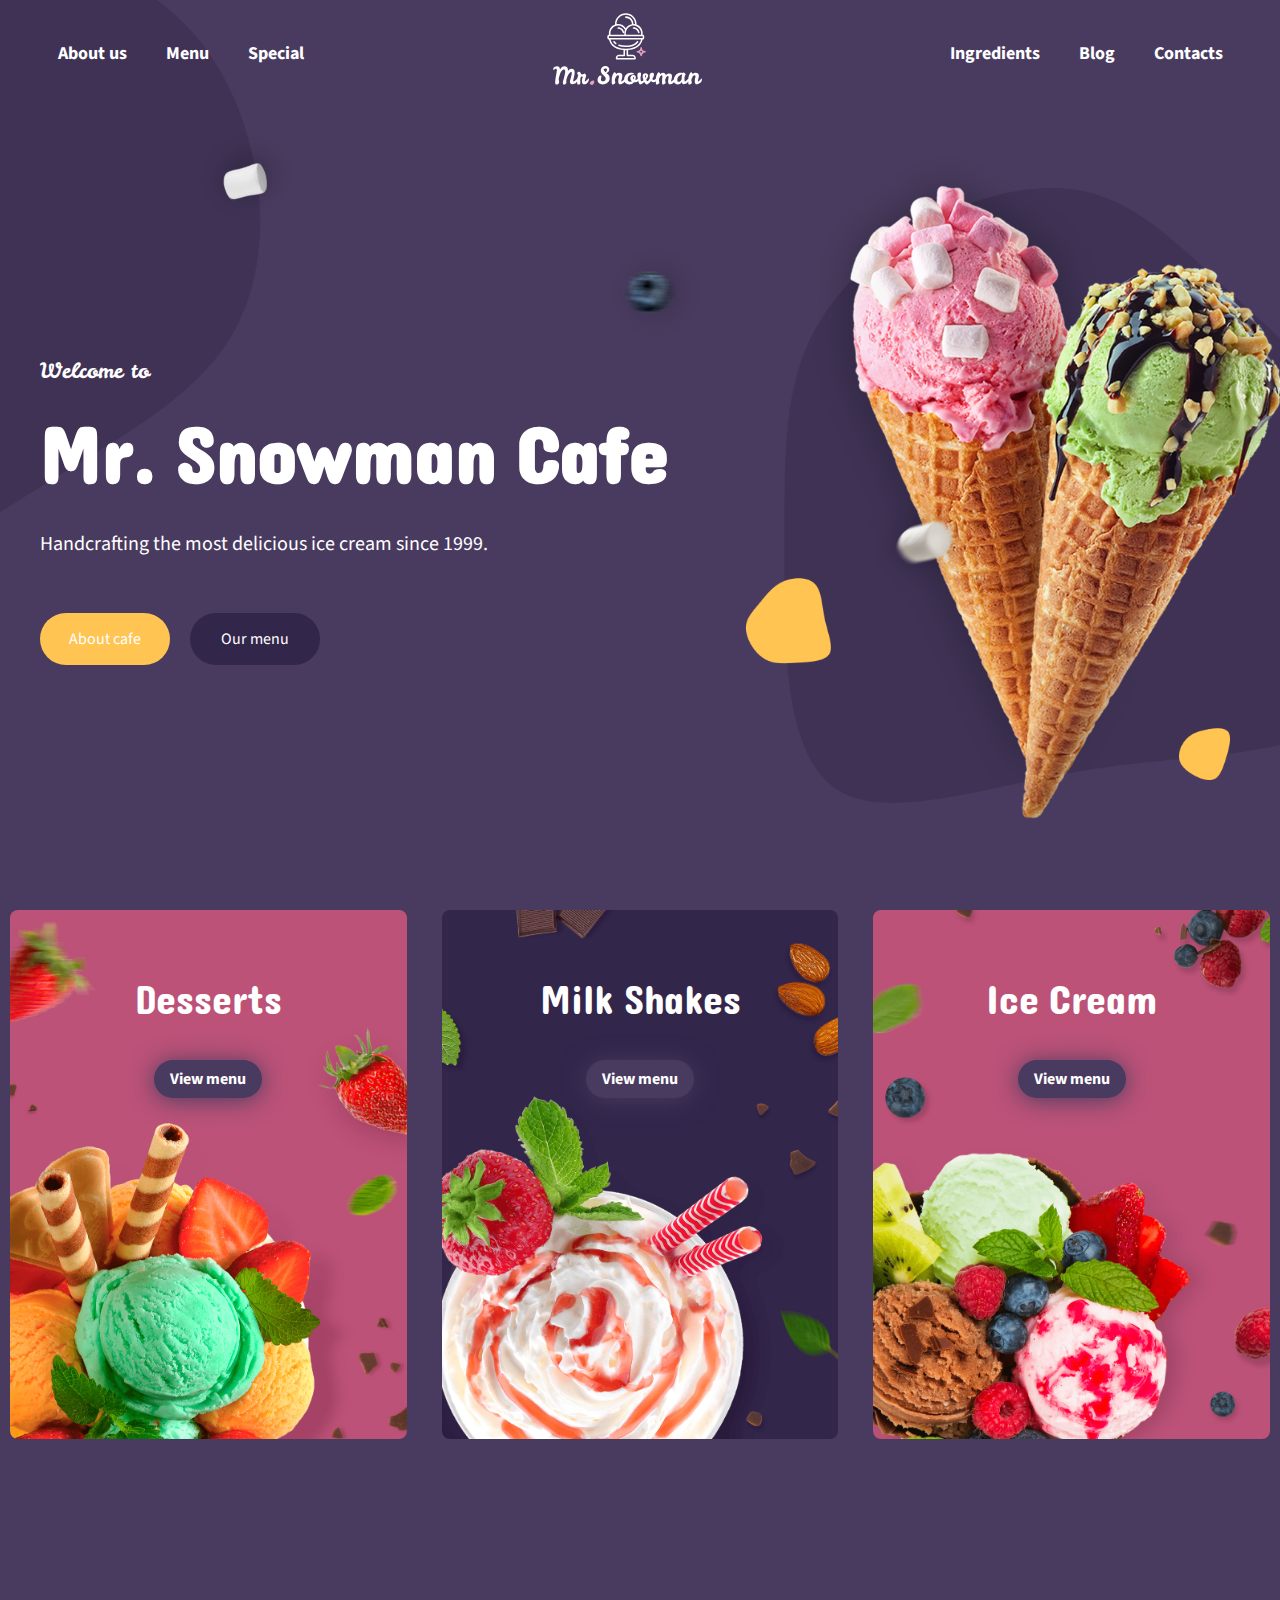
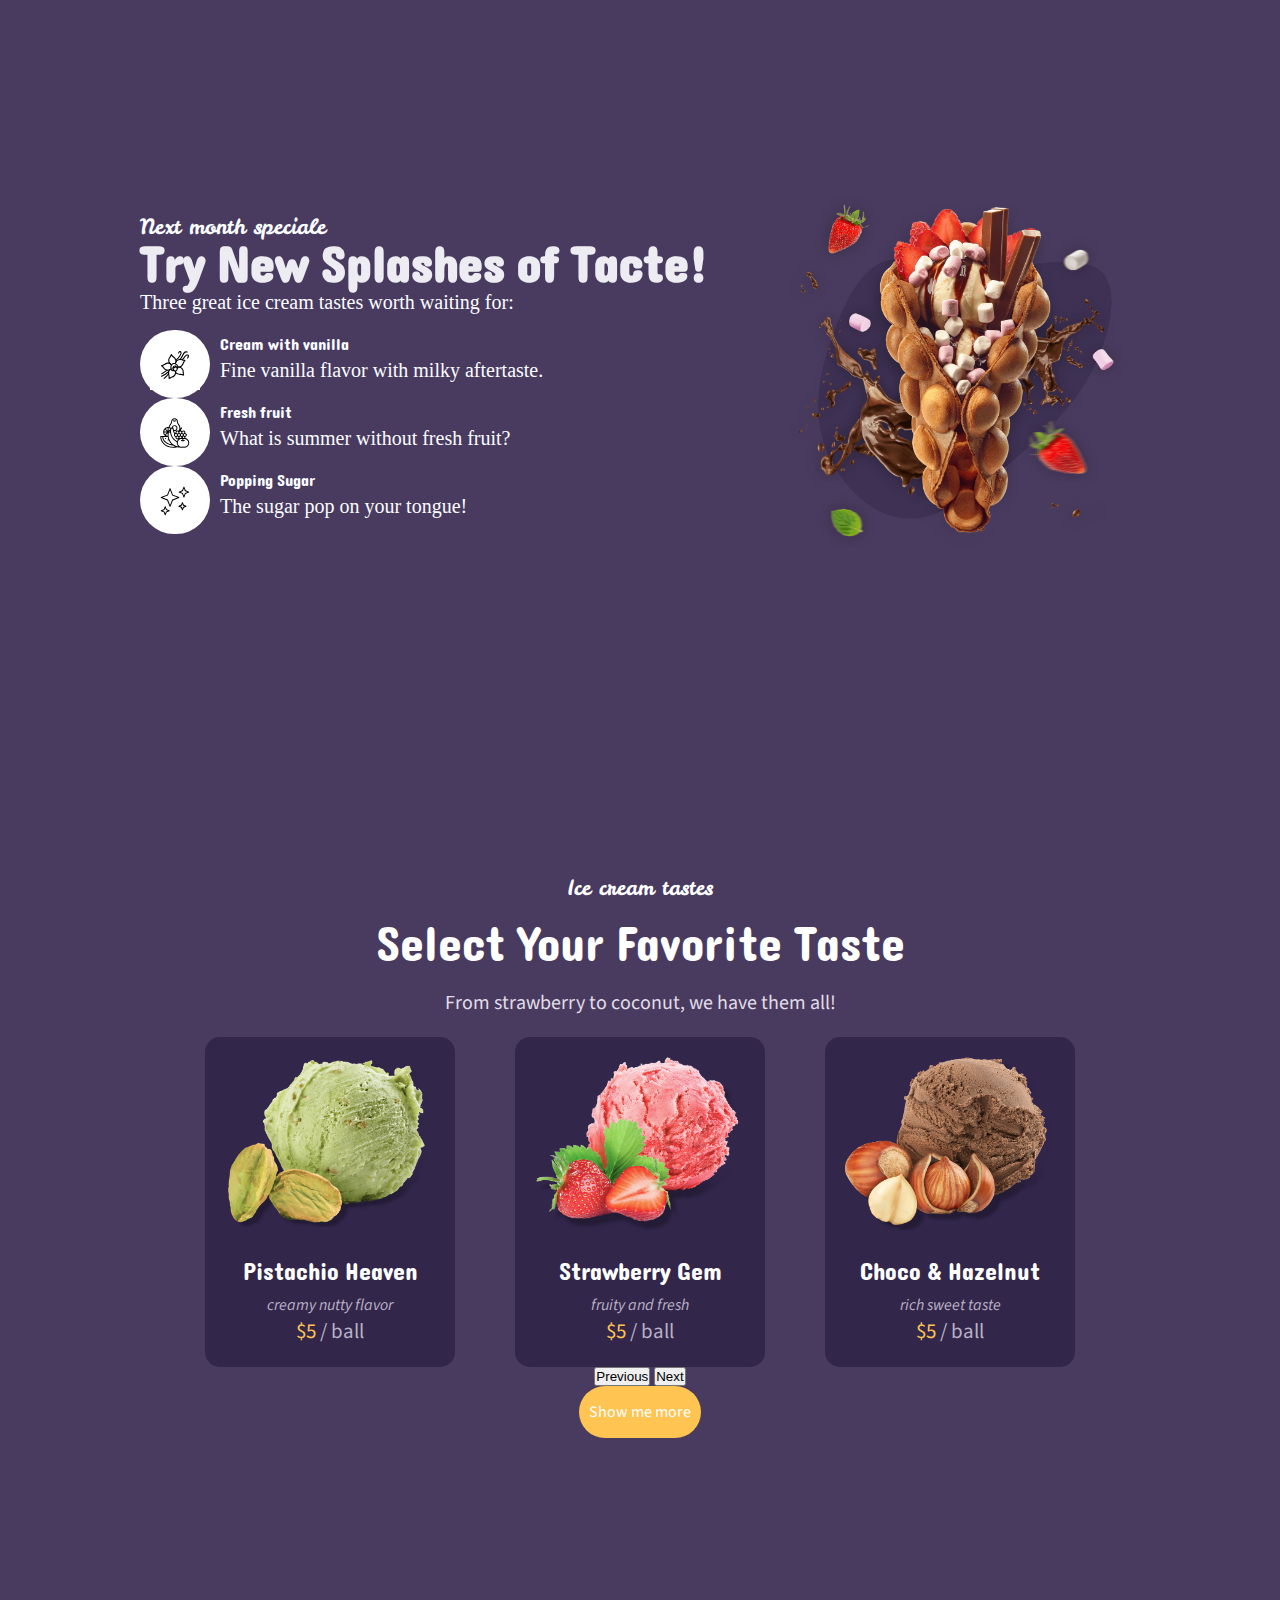
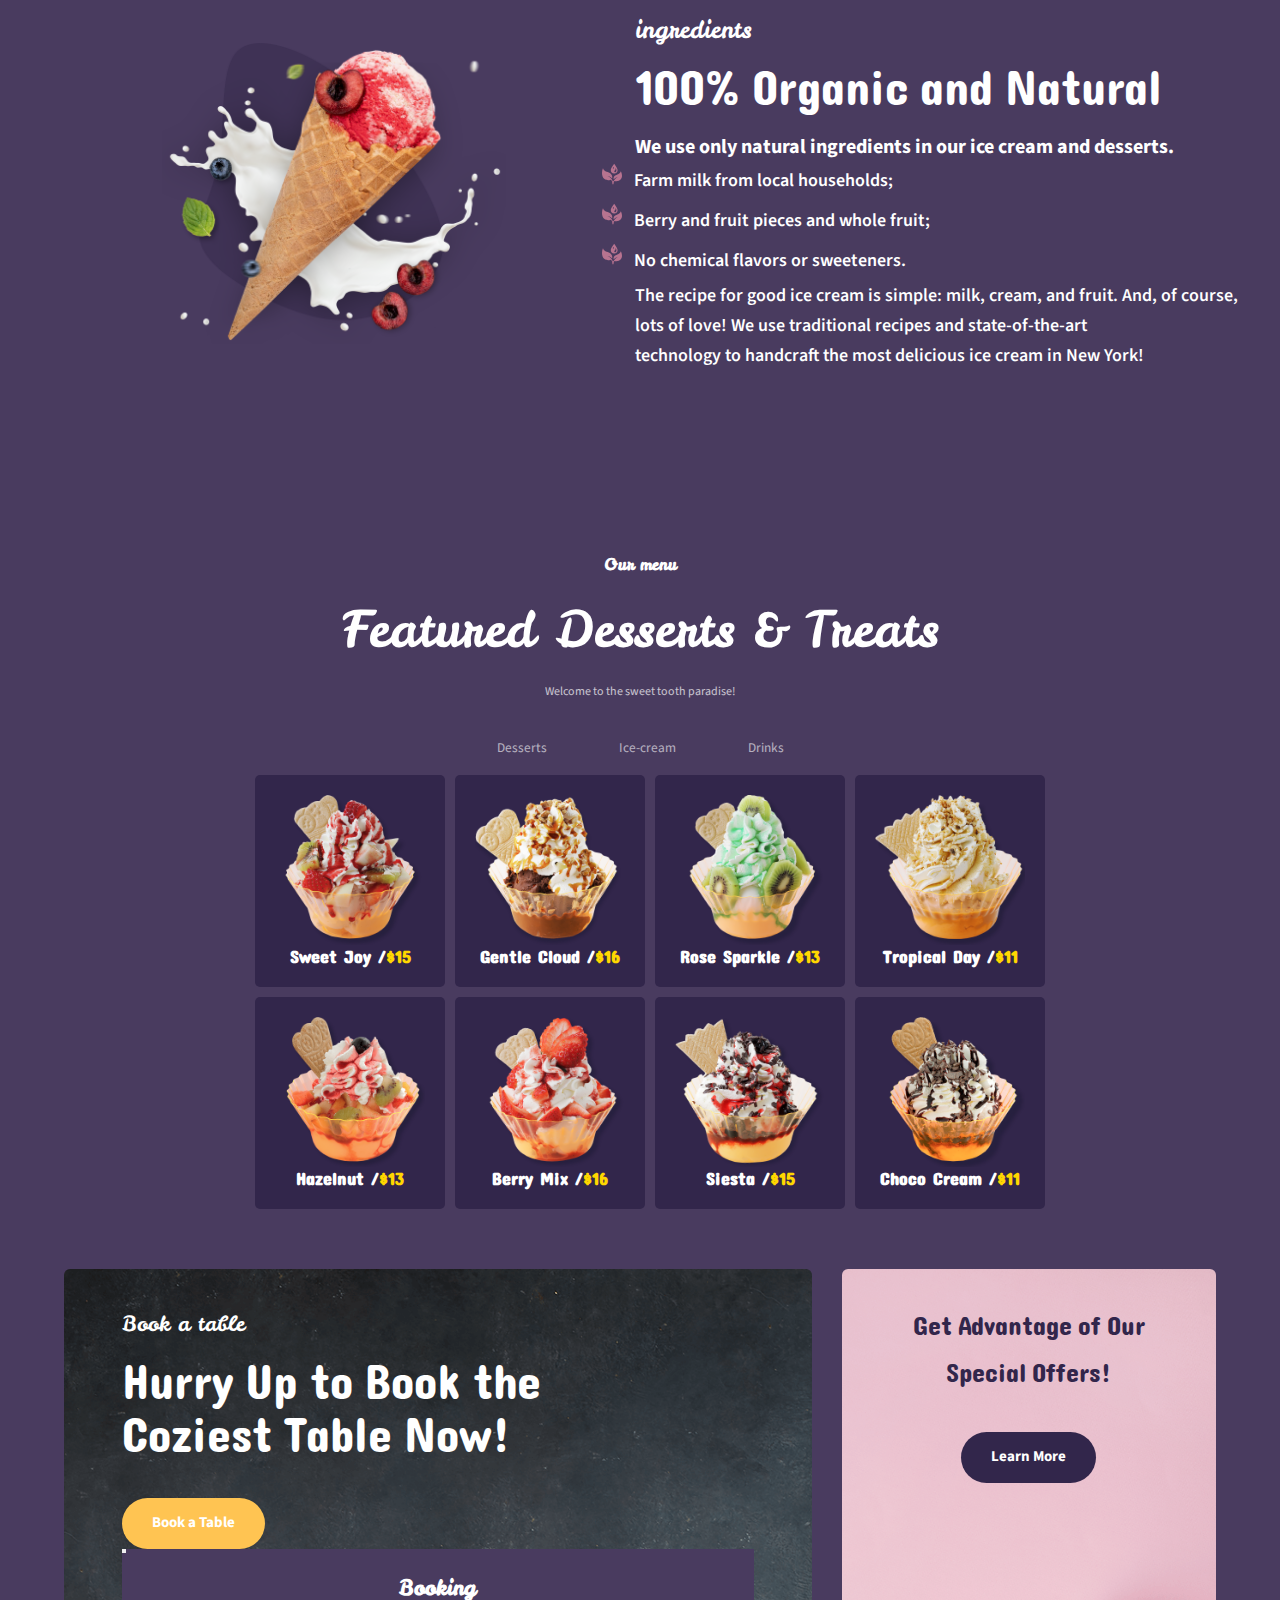
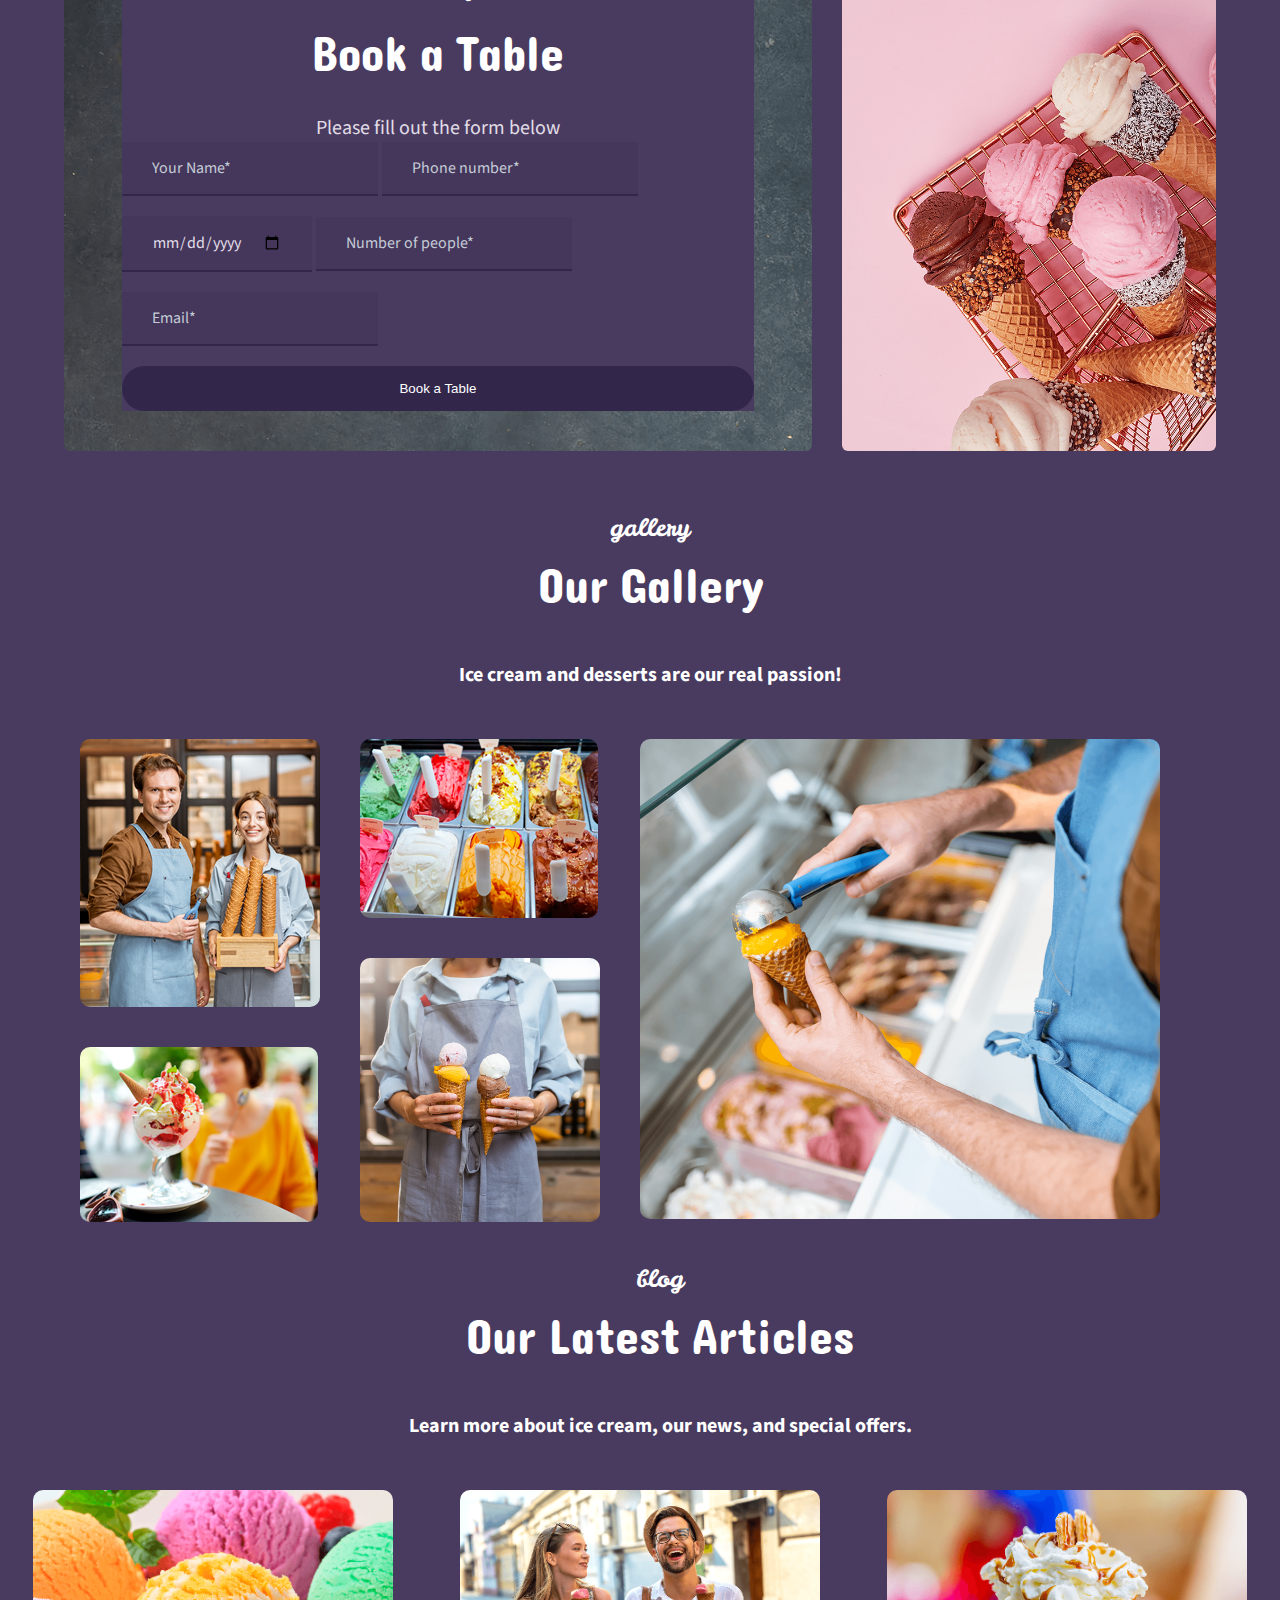
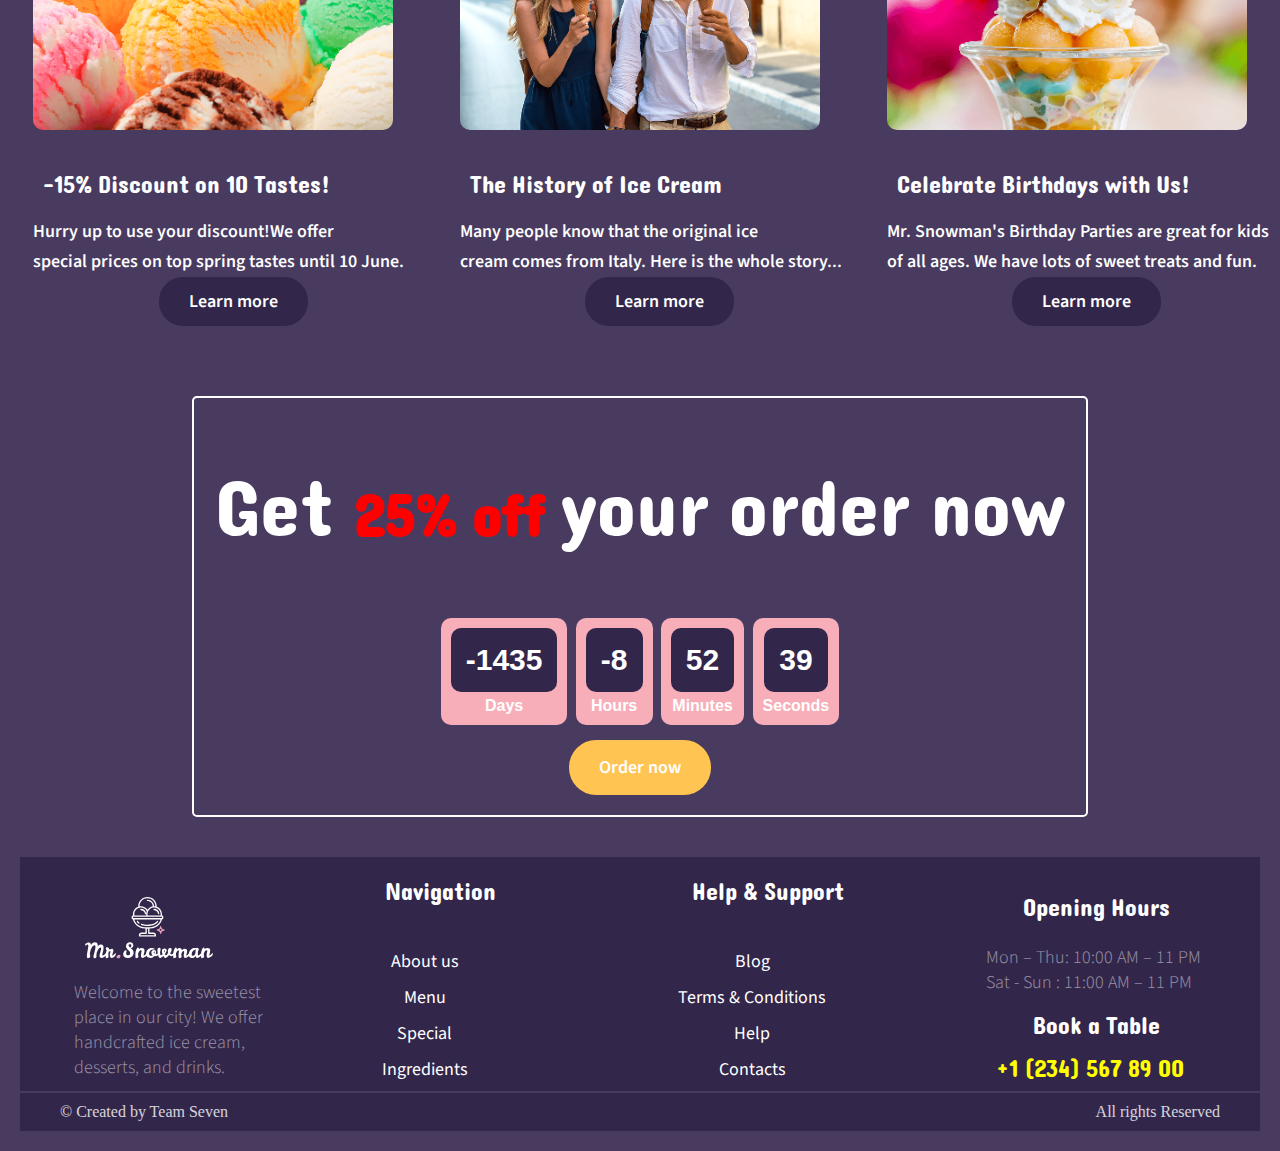
<file: index.html>
<!DOCTYPE html>
<html lang="en">

<head>
  <meta charset="UTF-8">
  <meta http-equiv="X-UA-Compatible" content="IE=edge">
  <meta name="viewport" content="width=device-width, initial-scale=1.0">
  <title>Ice cream Cafe</title>
  <link href="https://cdn.jsdelivr.net/npm/bootstrap@5.2.0-beta1/dist/css/bootstrap.min.css" rel="stylesheet"
    integrity="sha384-0evHe/X+R7YkIZDRvuzKMRqM+OrBnVFBL6DOitfPri4tjfHxaWutUpFmBp4vmVor" crossorigin="anonymous">
  <link rel="stylesheet" href="css/index.css" type="text/css" />
  <link rel="preconnect" href="https://fonts.googleapis.com">
  <link rel="icon" type="image/png"
    href="//res2.weblium.site/res/628497bfc848a40022c2e3dc/6299b64bfa542500238435df_optimized" sizes="16x16">
  <link rel="icon" type="image/png"
    href="//res2.weblium.site/res/628497bfc848a40022c2e3dc/6299b64bfa542500238435df_optimized" sizes="32x32">
  <link rel="icon" type="image/png"
    href="//res2.weblium.site/res/628497bfc848a40022c2e3dc/6299b64bfa542500238435df_optimized" sizes="96x96">
</head>

<body>
  <!--Vlad Start-->
  <header class="header">
    <nav class="header__nav">
      <ul class="nav__links">
        <a class="header__link" href="#">About us</a>
        <a class="header__link" href="menu.html">Menu</a>
        <a class="header__link" href="#special__menu">Special</a>
      </ul>
      <div class="nav__logo">
        <a href="index.html"><img src="img/logo.svg" alt="logo" class="links__logo"></a>
      </div>
      <div class="nav__links">
        <a class="header__link" href="#ingredients">Ingredients</a>
        <a class="header__link" href="#gallery">Blog</a>
        <a class="header__link" href="#">Contacts</a>
      </div>
    </nav>

    <div class="header__content">
      <p class="header__content__uptitle">Welcome to</p>
      <h1 class="header__content__h1">Mr. Snowman Cafe</h1>
      <p class="header__content__subtitle">Handcrafting the most delicious ice cream since 1999.</p>
    </div>
    <div class="header__buttons">
      <span class="header__yellow-button"><a href="#">About cafe</a></span>
      <span class="header__purple-button"><a href="menu.html">Our menu</a></span>
    </div>
  </header>
  <!--Vlad End-->
  <!-- Alina Start -->

  <main class="cards">
    <section class="card desserts">
      <div class="menu_card_icon">
        <img src="img/desserts.png" alt="Desserts">
      </div>
      <div class="menu_card_title">Desserts</div>
      <a class="menu_link" href="menu.html">View menu</a>
    </section>
    <section class="card milk_shakes">
      <div class="menu_card_icon">
        <img src="img/milk_shakes.png" alt="Milk Shakes">
      </div>
      <div class="menu_card_title">Milk Shakes</div>
      <a class="menu_link" href="menu.html">View menu</a>
    </section>
    <section class="card ice_cream">
      <div class="menu_card_icon">
        <img src="img/ice_cream_card.png" alt="Ice Cream">
      </div>
      <div class="menu_card_title">Ice Cream</div>
      <a class="menu_link" href="/menu.html">View menu</a>
    </section>
  </main>


  <!-- Alina End -->

  <!--Liubov Tytianevych-->
  <div class="season-offer" id="special__menu">
    <div class="text-content">
      <h2>Next month speciale</h2>
      <p class="subtitle__list">Try New Splashes of Tacte!</p>
      <p class="list__content">Three great ice cream tastes worth waiting for:</p>
      <div class="list-vanilla">
        <div class="icon-vanilla"><img src="img/vanilla-icon.svg" width="50" alt="illustration vanilla flower"></div>
        <div class="text-vanilla">
          <p>Cream with vanilla</p>
          <p class="list__content">Fine vanilla flavor with milky aftertaste.</p>
        </div>
      </div>
      <div class="list-fresh-fruit">
        <div class="icon-fresh-fruit"><img src="img/fruit-icon.svg" width="50"
            alt="illustration strawberries and banana"></div>
        <div class="text-fresh-fruit">
          <p>Fresh fruit</p>
          <p class="list__content">What is summer without fresh fruit?</p>
        </div>
      </div>
      <div class="list-popping-sugar">
        <div class="icon-popping-sugar"><img src="img/sugar-popping.svg" width="50" alt="illustration popping sugar">
        </div>
        <div class="text-popping-sugar">
          <p>Popping Sugar</p>
          <p class="list__content">The sugar pop on your tongue!</p>
        </div>
      </div>
    </div>

    <div class="img">
      <img src="img/ice-cream-in-waffle.png" width="350" alt="illustration ice-cream">
    </div>
  </div>

  <!--Oleksandr Utkin-->
  <section class="block-with-carousel-ice-cream-tastes container">
    <h2 class="block-with-carousel-ice-cream-tastes__small-h2">Ice cream tastes</h2>
    <p class="block-with-carousel-ice-cream-tastes__biggets-text">Select Your Favorite Taste</p>
    <p class="block-with-carousel-ice-cream-tastes__regular-text-on-head-divide">From strawberry to coconut, we have
      them all!</p>
    <div id="carouselExampleControls" class="carousel slide" data-bs-ride="carousel">
      <div class="carousel-block"></div>
      <button class="carousel-control-prev" type="button" data-bs-target="#carouselExampleControls"
        data-bs-slide="prev">
        <span class="carousel-control-prev-icon" aria-hidden="true"></span>
        <span class="visually-hidden">Previous</span>
      </button>
      <button class="carousel-control-next" type="button" data-bs-target="#carouselExampleControls"
        data-bs-slide="next">
        <span class="carousel-control-next-icon" aria-hidden="true"></span>
        <span class="visually-hidden">Next</span>
      </button>
    </div>
    <a href="/menu.html">
      <div class="yellow-button-block">
        <span>Show me more</span>
      </div>
    </a>
  </section>
  <!-- Tregubenko Volodumur Start-->

  <section class="ingred">

    <div class="ingred__slides">

    </div>

    <!--<div class="ingred-icon">
      <img src="img/collage.png" alt="ice-cream-berry">
     

    </div>-->

    <div class="ingred-content">
      <p class="ingred-text" id="ingredients">ingredients</p>
      <h3 class="ingred-text-title">100% Organic and Natural</h3>
      <p class="ingred-text-natural">We use only natural ingredients in our ice cream and desserts.</p>
      <div class="ingred-list">
        <ul>
          <li><span><img src="img/icon-ingred-organic.svg" class="icon-cont-organic" alt="pink_leaf"></span>Farm milk
            from local
            households;</li>
          <li><span><img src="img/icon-ingred-organic.svg" class="icon-cont-organic" alt="pink_leaf"></span>Berry and
            fruit pieces and
            whole fruit;</li>
          <li><span><img src="img/icon-ingred-organic.svg" class="icon-cont-organic" alt="pink_leaf"></span>No chemical
            flavors or
            sweeteners.</li>
        </ul>

      </div>
      <span class="ingred-text-recipe">The recipe for good ice cream is simple:
        milk, cream, and fruit. And, of course,<br> lots of love!
        We use traditional recipes and state-of-the-art<br> technology
        to handcraft the most delicious ice cream in New York!

      </span>
    </div>

  </section>

  <!-- Tregubenko Volodumur End-->

  <!-- Arsen-start -->
  <section class="block-mini-menu">

    <div class="text-information">
      <h4 class="block-mini-menu-subtitle">Our menu</h4>
      <h2 class="block-mini-menu-title">Featured Desserts & Treats</h2>
      <p class="block-mini-menu-invitation">Welcome to the sweet tooth paradise!</p>
    </div>

    <div class="menu-block-mini-menu">

      <div class="menu-block-buttons">
        <button class="asorti-block-button-desserts">Desserts</button>

        <button class="asorti-block-button-ice-crem">Ice-cream</button>
        
        <button class="asorti-block-button-drinks">Drinks</button>
        
      </div>

      <div class="asorti-block">
        <section>
          <div class="deserts active" >
            <div class="container grid">
              
              <div class="desert_img">
                <img src="img/dessert1.png" alt="" class="desert_item">
                <h4 class="asorti_product_name">Sweet Joy /<span class="asorti-price">$15</span> </h4>
              </div>
              <div class="desert_img">
                <img src="img/desert2.png" alt="" class="desert_item">
                <h4 class="asorti_product_name">Gentle Cloud /<span class="asorti-price">$16</span> </h4>
              </div>
              <div class="desert_img">
                <img src="img/desert3.png" alt="" class="desert_item">
                <h4 class="asorti_product_name">Rose Sparkle /<span class="asorti-price">$13</span> </h4>
              </div>
              <div class="desert_img">
                <img src="img/desert4.png" alt="" class="desert_item">
                <h4 class="asorti_product_name">Tropical Day /<span class="asorti-price">$11</span> </h4>
              </div>
              <div class="desert_img">
                <img src="img/desert5.png" alt="" class="desert_item">
                <h4 class="asorti_product_name">Hazelnut /<span class="asorti-price">$13</span> </h4>
              </div>
              <div class="desert_img">
                <img src="img/desert7.png" alt="" class="desert_item">
                <h4 class="asorti_product_name">Berry Mix /<span class="asorti-price">$16</span> </h4>
              </div>
              <div class="desert_img">
                <img src="img/desert8.png" alt="" class="desert_item">
                <h4 class="asorti_product_name">Siesta /<span class="asorti-price">$15</span> </h4>
              </div>
              <div class="desert_img">
                <img src="img/desert9.png" alt="" class="desert_item">
                <h4 class="asorti_product_name">Choco Cream /<span class="asorti-price">$11</span> </h4>
              </div>

            </div>
          </div>

          <section>
            <div class="deserts">
              <div class="container grid">
              
                <div class="desert_img">
                  <img src="img/icecream1.png" alt="" class="desert_item ice-cream-picture">
                  <h4 class="asorti_product_name">Lemon & Lime /<span class="asorti-price">$7</span> </h4>
                </div>
                <div class="desert_img">
                  <img src="img/icecream2.png" alt="" class="desert_item ice-cream-picture">
                  <h4 class="asorti_product_name">Blackberry /<span class="asorti-price">$6</span> </h4>
                </div>
                <div class="desert_img">
                  <img src="img/icecream3.png" alt="" class="desert_item ice-cream-picture">
                  <h4 class="asorti_product_name">Mango /<span class="asorti-price">$5</span> </h4>
                </div>
                <div class="desert_img">
                  <img src="img/icecream4.png" alt="" class="desert_item ice-cream-picture">
                  <h4 class="asorti_product_name">Lavende /<span class="asorti-price">$7</span> </h4>
                </div>
                <div class="desert_img">
                  <img src="img/icecream5.png" alt="" class="desert_item ice-cream-picture">
                  <h4 class="asorti_product_name">Vanilla /<span class="asorti-price">$6</span> </h4>
                </div>
                <div class="desert_img">
                  <img src="img/icecream6.png" alt="" class="desert_item ice-cream-picture">
                  <h4 class="asorti_product_name">Chocolate /<span class="asorti-price">$5</span> </h4>
                </div>
                <div class="desert_img">
                  <img src="img/icecream7.png" alt="" class="desert_item ice-cream-picture">
                  <h4 class="asorti_product_name">Strawberry /<span class="asorti-price">$7</span> </h4>
                </div>
                <div class="desert_img">
                  <img src="img/icecream8.png" alt="" class="desert_item ice-cream-picture">
                  <h4 class="asorti_product_name">Pistachio /<span class="asorti-price">$6</span> </h4 >
                </div>

              </div>
            </div>

            <section>
              <div class="deserts">
                <div class="container grid">
                 
                  <div class="desert_img">
                    <img src="img/shake1.png" alt="" class="desert_item shake-picture">
                    <h4 class="asorti_product_name">Strawberry /<span class="asorti-price">$9</span> </h4 >
                  </div>
                  <div class="desert_img">
                    <img src="img/shake2.png" alt="" class="desert_item shake-picture">
                    <h4 class="asorti_product_name">Caramel /<span class="asorti-price">$10</span> </h4>
                  </div>
                  <div class="desert_img">
                    <img src="img/shake3.png" alt="" class="desert_item shake-picture">
                    <h4 class="asorti_product_name">Berry Shake /<span class="asorti-price">$9</span> </h4 >
                  </div>
                  <div class="desert_img">
                    <img src="img/shake4.png" alt="" class="desert_item shake-picture">
                    <h4 class="asorti_product_name">Choco-Choco /<span class="asorti-price">$9</span> </h4 >
                  </div>
                  <div class="desert_img">
                    <img src="img/shake5.png" alt="" class="desert_item shake-picture">
                    <h4 class="asorti_product_name">Mango Shake /<span class="asorti-price">$10</span> </h4 >
                  </div>
                  <div class="desert_img"> 
                    <img src="img/shake6.png" alt="" class="desert_item shake-picture">
                    <h4 class="asorti_product_name">Orange Shake /<span class="asorti-price">$9</span> </h4 >
                  </div>
                  <div class="desert_img">
                    <img src="img/shake7.png" alt="" class="desert_item shake-picture">
                    <h4 class="asorti_product_name">Banana Shake /<span class="asorti-price">$10</span> </h4 >
                  </div>
                  <div class="desert_img">
                    <img src="img/shake9.png" alt="" class="desert_item shake-picture">
                    <h4 class="asorti_product_name">Ice Latte /<span class="asorti-price">$10</span> </h4 >
                  </div>

                </div>
              </div>
              









      </div>



    </div>



  </section>

  <!-- Arsen-End -->

  <!-- Oksana Tomkiv Start -->
  <section class="book-a-table_block">

    <div class="block_card1">
      <h2 class="section-title">Book a table</h2>
      <p class="card1-title">
        <span class="card1-title-style">Hurry Up to Book the</span>
        <span class="card1-title-style">Coziest Table Now!</span>
      </p>

      <!-- Button trigger modal -->
      <button type="button" class="card1-link button" data-bs-toggle="modal" data-bs-target="#bookTableModal">
        Book a Table
      </button>

      <!-- Modal -->
      <div class="modal fade" id="bookTableModal" tabindex="-1" aria-labelledby="bookTableModalLabel"
        aria-hidden="true">
        <div class="modal-dialog">
          <div class="modal-content">
            <div class="modal-header">

              <div class="modal-header_btn-close">
                <button type="button" class="btn-close btn-close-white" data-bs-dismiss="modal" aria-label="Close"></button>
              </div>
              <div class="modal-header_titles">
                <h5 class="modal-title" id="bookTableModalLabel">Booking</h5>
                <span class="modal-title_2">Book a Table</span>
                <span class="modal-title_3">Please fill out the form below</span>
              </div>
            </div>
            <div class="modal-body">
              <form class="formBookTable">
                <div class="mb-3">
                  <input type="text" class="form-control" placeholder="Your Name*" name="name" required>
                  <input type="tel" class="form-control" placeholder="Phone number*" name="phone" required>
                  <input type="date" class="form-control" name="date" required>
                  <input type="number" class="form-control" placeholder="Number of people*" name="people" required>
                  <input type="email" class="form-control" placeholder="Email*" name="email" required>
                </div>                
                <button type="submit" class="button3 order">Book a Table</button>
              </form>
            </div>
          </div>
        </div>
      </div>
    </div>

    <div class="block_card2">
      <p class="card2-title">Get Advantage of Our Special Offers!</p>
      <a href="#blog" class="card2-link button2">Learn More</a>
    </div>
      <!-- Alert -->
      <div class="alert-container container"></div>
  </section>
  <!-- Oksana Tomkiv End -->

  <!-- Volodumur Section Gallery -->
  <section class="gallery">
    <div class="header-gallery">
      <p class="gallery-title" id="gallery">gallery</p>
      <h3 class="gallery-text-title">Our Gallery</h3>
      <p class="gallery-text-natural">Ice cream and desserts are our real passion!</p>
    </div>
    <div class="gallery-images">
      <div class="gallery-images_1543">
        <div class="gallery-images_13">
          <a href=""><img src="img_gallery/gallery1.png" alt="photo" class="gallery-images_1"></a>
          <a href=""><img src="img_gallery/gallery3.png" alt="photo" class="gallery-images_3"></a>
        </div>
        <div class="gallery-images_54">
          <a href=""><img src="img_gallery/gallery5.png" alt="photo" class="gallery-images_5"></a>
          <a href=""><img src="img_gallery/gallery4.png" alt="photo" class="gallery-images_4"></a>
        </div>
        <div class="gallery-image_2">
          <a href=""><img src="img_gallery/gallery2.png" alt="photo" class="gallery-image_2"></a>
        </div>
      </div>
    </div>
  </section>

  <section class="blog">
    <div class="header-blog">
      <p class="gallery-title" id="blog">blog</p>
      <h3 class="gallery-text-title">Our Latest Articles</h3>
      <p class="gallery-text-natural">Learn more about ice cream,
        our news, and special offers.</p>
    </div>
    <article class="blog-content">

      <div class="info_card">
        <img src="img_gallery/blog_1.png" alt="photo" class="blog-image">
        <h4 class="blog-title">-15% Discount on 10 Tastes!</h4>
        <p class="blog-text">Hurry up to use your discount!We offer
          <br> special prices on top spring tastes until 10 June.
        </p>
        <a href="menu.html" class="blog-button">Learn more</a>
      </div>

      <div class="info_card">
        <img src="img_gallery/blog_2.png" alt="photo" class="blog-image">
        <h4 class="blog-title">The History of Ice Cream</h4>
        <p class="blog-text">Many people know that the original ice
          <br> cream comes from Italy. Here is the whole story...
        </p>
        <a href="menu.html" class="blog-button">Learn more</a>
      </div>

      <div class="info_card">
        <img src="img_gallery/blog_3.png" alt="photo" class="blog-image">
        <h4 class="blog-title">Celebrate Birthdays with Us!</h4>
        <p class="blog-text">Mr. Snowman's Birthday Parties are great for
          kids<br> of all ages. We have lots of sweet treats and fun.</p>
        <a href="menu.html" class="blog-button">Learn more</a>

      </div>
    </article>
  </section>

  <!-- ------------ Volodumur Countdown Clock------------------- -->
  <section class="countdown_section">
    <div class="ingred__countdown">
      <h2 class="countdown-title">Get <span href="#" id="countdown-title-color">
          25% off </span> your order now</h2>
      <div id="countdown" class="countdown">
        <div class="ing-countdown-number">
          <span class="days countdown-time"></span>
          <span class="ing-countdown-text">Days</span>
        </div>
        <div class="ing-countdown-number">
          <span class="hours countdown-time"></span>
          <span class="ing-countdown-text">Hours</span>
        </div>
        <div class="ing-countdown-number">
          <span class="minutes countdown-time"></span>
          <span class="ing-countdown-text">Minutes</span>
        </div>
        <div class="ing-countdown-number">
          <span class="seconds countdown-time"></span>
          <span class="ing-countdown-text">Seconds</span>
        </div>
      </div>
      <a href="menu.html" class="ingred-clock-button">Order now</a>
    </div>
  </section>

  <!-- -----------Volodumur   Scroll-UP button-------------- -->

  <div class="scroll-batton">
    <div class="scroll-up" id="scroll-up">UP</div>
  </div>

  <!-- --------------footer----------------------------------- -->

  <section class="footer">
    <div class="footer__conteiner">
      <div class="section-item-logo">
        <div class="snowman__logo-icon">
          <a href="#"><img src="img/logo.svg" alt="logo" class="snowman_link_logo"></a>
          <div>
            <p>Welcome to the sweetest <br> place in our city!
              We offer <br> handcrafted ice cream, <br> desserts, and drinks.</p>
          </div>
        </div>
      </div>
      <div class="section-item-nav">
        <h4 class="title-footer">Navigation</h4>
        <ul class="footer-list">
          <li><a class="footer__link" href="#">About us</a></li>
          <li><a class="footer__link" href="menu.html">Menu</a></li>
          <li><a class="footer__link" href="#">Special</a></li>
          <li><a class="footer__link" href="#ingredients">Ingredients</a></li>
        </ul>
      </div>

      <div class="section-item-help">
        <h4 class="title-footer" id="title-footer-help">Help & Support</h4>
        <ul class="footer-list">
          <li><a class="footer__link" href="#blog">Blog</a></li>
          <li><a class="footer__link" href="#">Terms & Conditions</a></li>
          <li><a class="footer__link" href="#">Help</a></li>
          <li><a class="footer__link" href="#">Contacts</a></li>
        </ul>

      </div>
      <div class="section-item-open">
        <h4 class="title-footer" id="title-footer-open">Opening Hours</h4>
        <div>
          <p id="open-text">Mon – Thu: 10:00 AM – 11 PM <br>
            Sat - Sun : 11:00 AM – 11 PM</p>
        </div>
        <h4 class="title-footer">Book a Table</h4>
        <div class="book-phone" id="book-phone-num">
          <p>+1 (234) 567 89 00</p>
        </div>
      </div>
    </div>
    <div class="footer_bottom-conteiner">
      <div class="bottom-text__item">© Created by Team Seven</div>
      <div class="bottom-text__item">All rights Reserved</div>
    </div>
  </section>

<script src="js/block-mini-menu.js"></script>
</body>

<script src="https://cdn.jsdelivr.net/npm/bootstrap@5.2.0-beta1/dist/js/bootstrap.bundle.min.js"
  integrity="sha384-pprn3073KE6tl6bjs2QrFaJGz5/SUsLqktiwsUTF55Jfv3qYSDhgCecCxMW52nD2" crossorigin="anonymous">
  </script>
<script src="js/ingred.js"></script>

<script src="https://cdn.jsdelivr.net/npm/bootstrap@5.2.0-beta1/dist/js/bootstrap.bundle.min.js"
  integrity="sha384-pprn3073KE6tl6bjs2QrFaJGz5/SUsLqktiwsUTF55Jfv3qYSDhgCecCxMW52nD2" crossorigin="anonymous"></script>



<script src="https://cdn.jsdelivr.net/npm/bootstrap@5.2.0-beta1/dist/js/bootstrap.bundle.min.js"
  integrity="sha384-pprn3073KE6tl6bjs2QrFaJGz5/SUsLqktiwsUTF55Jfv3qYSDhgCecCxMW52nD2" crossorigin="anonymous"></script>

<script src="js/countdown.js"></script>
<script src="js/carousel-icecream-teastes.js"></script>


<script src="https://cdnjs.cloudflare.com/ajax/libs/jquery/3.2.1/jquery.min.js"></script>
<script src="js/scroll-up.js"></script>

<script src="js/book-a-table.js"></script>
<script src="js/showAlert.js"></script>

</html>
</file>
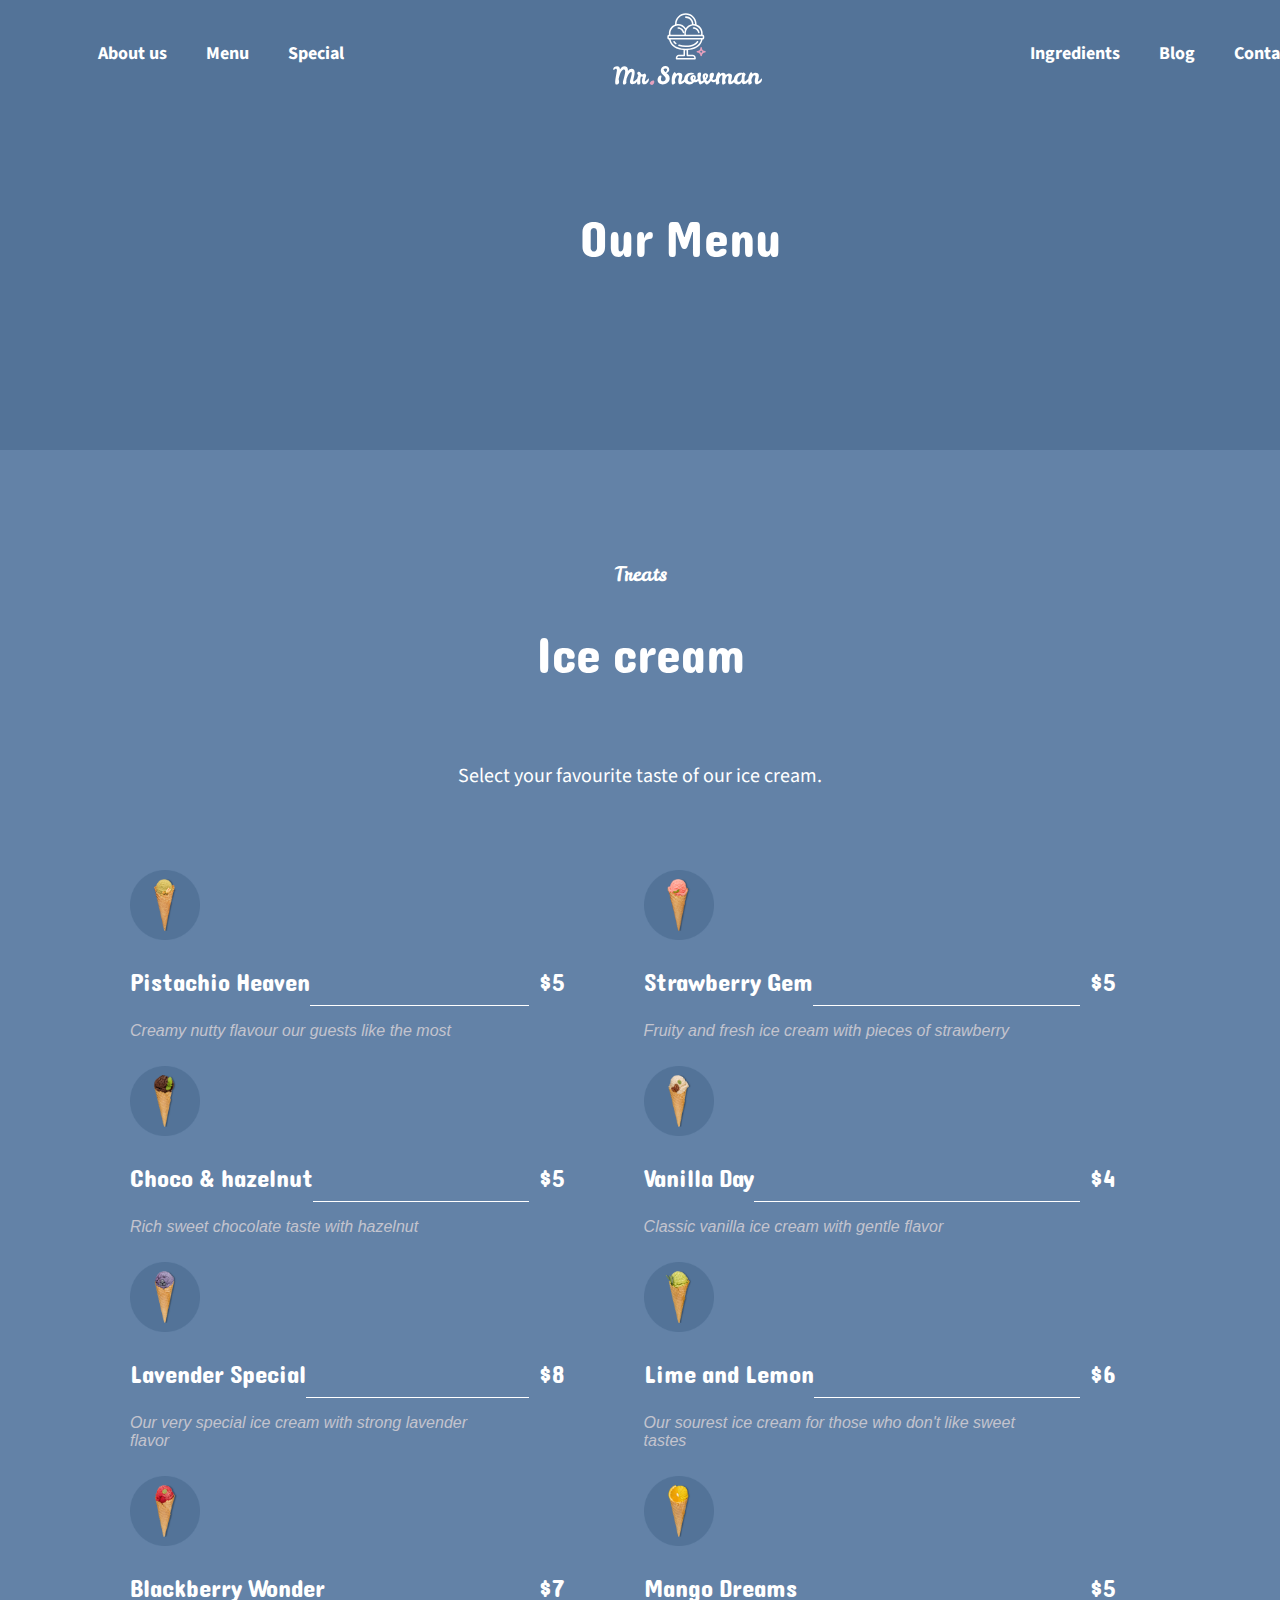
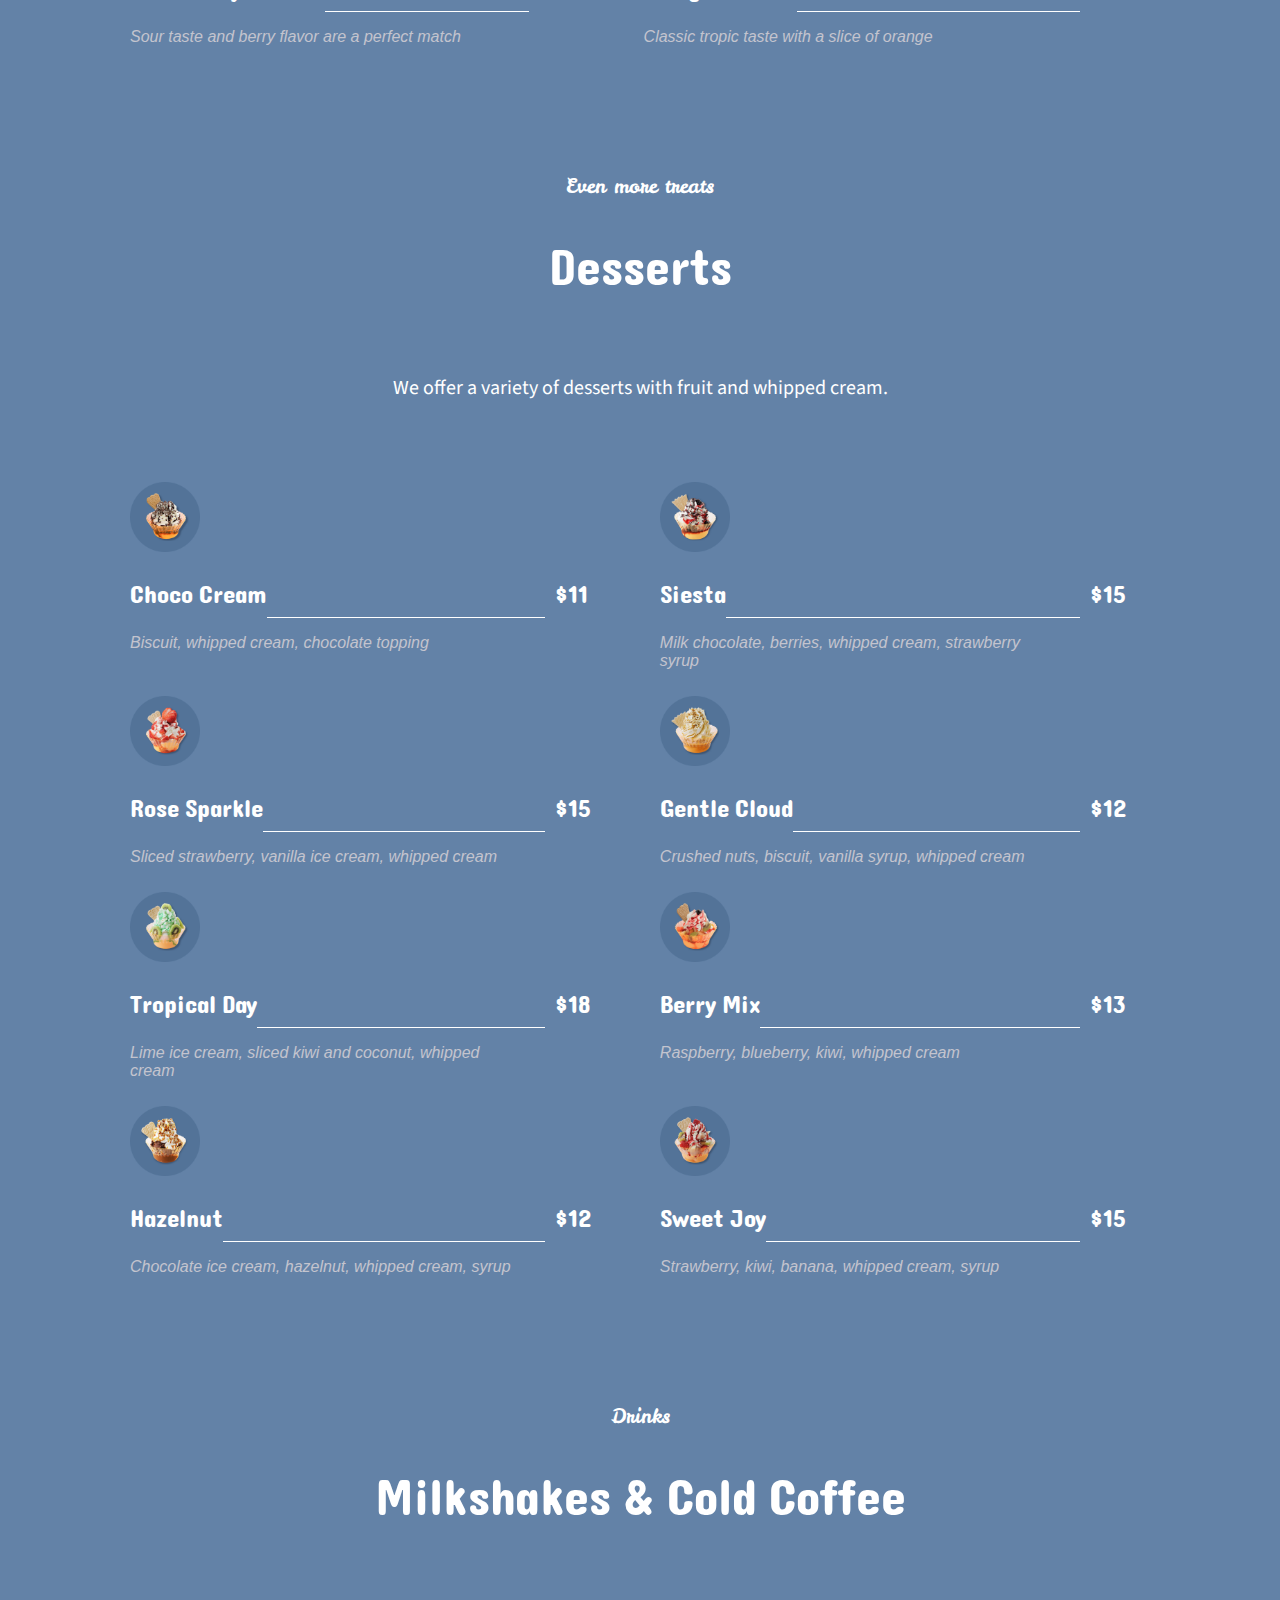
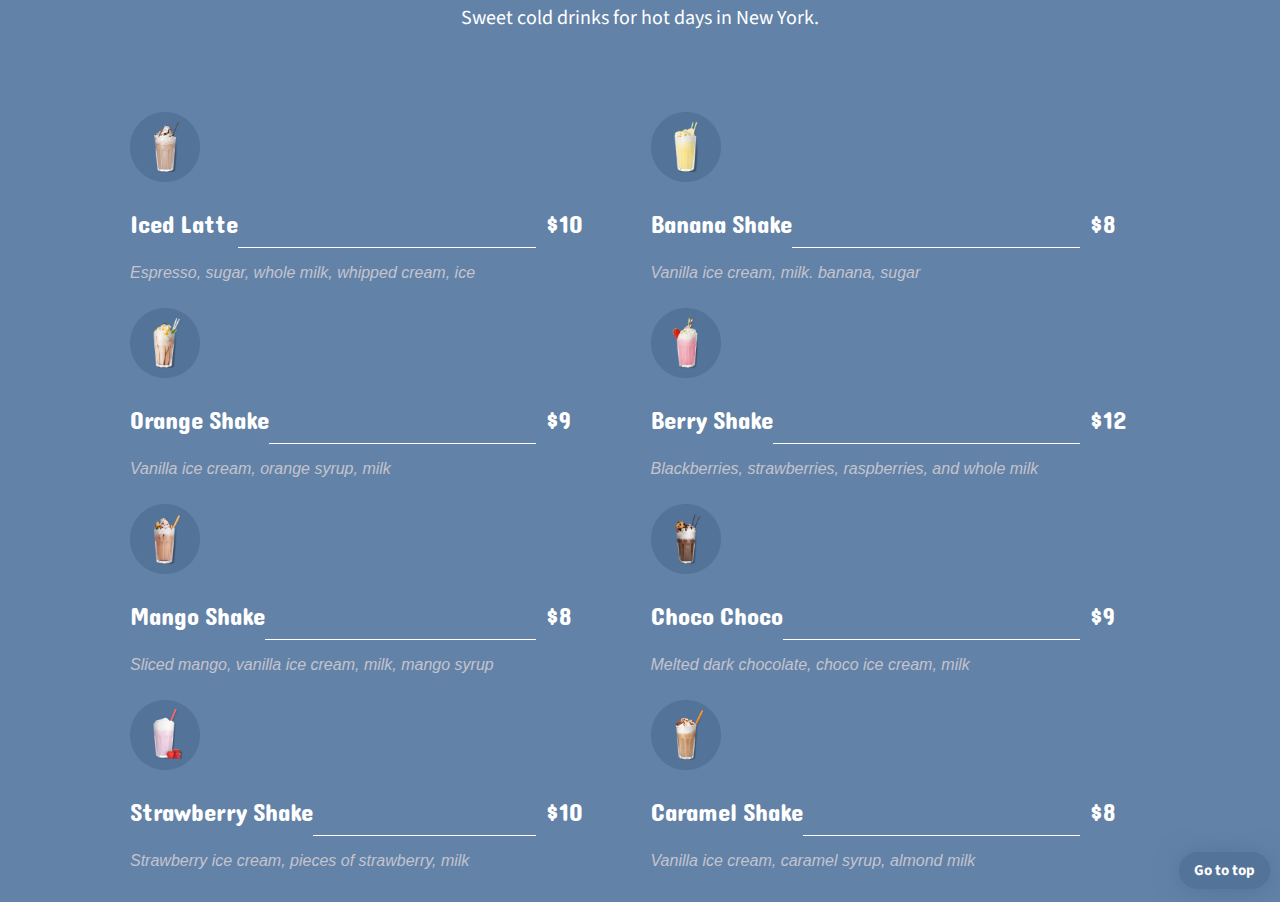
<file: menu.html>
<!DOCTYPE html>
<html lang="en">
   <head>
      <meta charset="UTF-8">
      <meta http-equiv="X-UA-Compatible" content="IE=edge">
      <meta name="viewport" content="width=device-width, initial-scale=1.0">
      <link href="https://cdn.jsdelivr.net/npm/bootstrap@5.2.0-beta1/dist/css/bootstrap.min.css" rel="stylesheet" integrity="sha384-0evHe/X+R7YkIZDRvuzKMRqM+OrBnVFBL6DOitfPri4tjfHxaWutUpFmBp4vmVor" crossorigin="anonymous">
      <link rel="stylesheet" href="css/menu.css" type="text/css"/>
      <link rel="preconnect" href="https://fonts.googleapis.com">
      <title>menu</title>
   </head>
   <body class="menu_page">
      <header class="header">
         <nav class="header__nav">
            <ul class="nav__links">
               <a class="header__link" href="#">About us</a>
               <a class="header__link" href="menu.html">Menu</a>
               <a class="header__link" href="#">Special</a>
            </ul>
            <div class="nav__logo">
               <a href="index.html"><img src="img/logo.svg" alt="logo" class="links__logo"></a>
            </div>
            <div class="nav__links">
               <a class="header__link" href="#">Ingredients</a>
               <a class="header__link" href="#">Blog</a>
               <a class="header__link" href="#">Contacts</a>
            </div>
         </nav>
         <p class="menu_title">Our Menu</p>
      </header>
      <section class="menu">
         <div class="ice_cream">
            <div class="menu_headlines">
               <p class="menu_uptitle">Treats</p>
               <p class="menu_title2">Ice cream</p>
               <p class="menu_subtitle">Select your favourite taste of our ice cream.</p>
            </div>
            <ul class="menu_colums">
               <li class="menu_position">
                  <div class="item-wrapper">
                     <div class="menu_image">
                        <img src="img_menu/ice_cream/pistachio_heaven.png" width="70" height="70" alt="pistachio_heaven">
                     </div>
                     <div class="item">
                        <div class="title_item">Pistachio Heaven</div>
                        <div class="space"></div>
                        <div class="price">$5</div>
                     </div>
                     <p class="description"><i>Creamy nutty flavour our guests like the most</i></p>
                  </div>
               </li>
               <li class="menu_position">
                  <div class="item-wrapper">
                     <div class="menu_image">
                        <img src="img_menu/ice_cream/strawberry_gem.png" width="70" height="70" alt="strawberry_gem">
                     </div>
                     <div class="item">
                        <div class="title_item">Strawberry Gem</div>
                        <div class="space"></div>
                        <div class="price">$5</div>
                     </div>
                     <p class="description"><i>Fruity and fresh ice cream with pieces of strawberry</i></p>
                  </div>
               </li>
               <li class="menu_position">
                  <div class="item-wrapper">
                     <div class="menu_image">
                        <img src="img_menu/ice_cream/Choco_hazelnut.png" width="70" height="70" alt="choco_hazelnut">
                     </div>
                     <div class="item">
                        <div class="title_item">Choco &amp; hazelnut</div>
                        <div class="space"></div>
                        <div class="price">$5</div>
                     </div>
                     <p class="description"><i>Rich sweet chocolate taste with hazelnut</i></p>
                  </div>
               </li>
               <li class="menu_position">
                  <div class="item-wrapper">
                     <div class="menu_image">
                        <img src="img_menu/ice_cream/vanilla_day.png" width="70" height="70" alt="vanilla_day">
                     </div>
                     <div class="item">
                        <div class="title_item">Vanilla Day</div>
                        <div class="space"></div>
                        <div class="price">$4</div>
                     </div>
                     <p class="description"><i>Classic vanilla ice cream with gentle flavor</i></p>
                  </div>
               </li>
               <li class="menu_position">
                  <div class="item-wrapper">
                     <div class="menu_image">
                        <img src="img_menu/ice_cream/lavender_special.png" width="70" height="70" alt="lavender_special">
                     </div>
                     <div class="item">
                        <div class="title_item">Lavender Special</div>
                        <div class="space"></div>
                        <div class="price">$8</div>
                     </div>
                     <p class="description"><i>Our very special ice cream with strong lavender flavor</i></p>
                  </div>
               </li>
               <li class="menu_position">
                  <div class="item-wrapper">
                     <div class="menu_image">
                        <img src="img_menu/ice_cream/lime_lemon.png" width="70" height="70" alt="lime_lemon">
                     </div>
                     <div class="item">
                        <div class="title_item">Lime and Lemon</div>
                        <div class="space"></div>
                        <div class="price">$6</div>
                     </div>
                     <p class="description"><i>Our sourest ice cream for those who don't like sweet tastes</i></p>
                  </div>
               </li>
               <li class="menu_position">
                  <div class="item-wrapper">
                     <div class="menu_image">
                        <img src="img_menu/ice_cream/blackberry_wonder.png" width="70" height="70" alt="blackberry_wonder">
                     </div>
                     <div class="item">
                        <div class="title_item">Blackberry Wonder</div>
                        <div class="space"></div>
                        <div class="price">$7</div>
                     </div>
                     <p class="description"><i>Sour taste and berry flavor are a perfect match</i></p>
                  </div>
               </li>
               <li class="menu_position">
                  <div class="item-wrapper">
                     <div class="menu_image">
                        <img src="img_menu/ice_cream/mango_dreams.png" width="70" height="70" alt="mango_dreams">
                     </div>
                     <div class="item">
                        <div class="title_item">Mango Dreams</div>
                        <div class="space"></div>
                        <div class="price">$5</div>
                     </div>
                     <p class="description"><i>Classic tropic taste with a slice of orange</i></p>
                  </div>
               </li>
            </ul>
         </div>
         <div class="desserts">
            <div class="menu_headlines">
               <p class="menu_uptitle">Even more treats</p>
               <p class="menu_title2">Desserts</p>
               <p class="menu_subtitle">We offer a variety of desserts with fruit and whipped cream.</p>
            </div>
            <ul class="menu_colums">
               <li class="menu_position">
                  <div class="item-wrapper">
                     <div class="menu_image">
                        <img src="img_menu/desserts/choco_cream.png" width="70" height="70" alt="choco_cream">
                     </div>
                     <div class="item">
                        <div class="title_item">Choco Cream</div>
                        <div class="space"></div>
                        <div class="price">$11</div>
                     </div>
                     <p class="description"><i>Biscuit, whipped cream, chocolate topping</i></p>
                  </div>
               </li>
               <li class="menu_position">
                  <div class="item-wrapper">
                     <div class="menu_image">
                        <img src="img_menu/desserts/siesta.png" width="70" height="70" alt="siesta">
                     </div>
                     <div class="item">
                        <div class="title_item">Siesta</div>
                        <div class="space"></div>
                        <div class="price">$15</div>
                     </div>
                     <p class="description"><i>Milk chocolate, berries, whipped cream, strawberry syrup</i></p>
                  </div>
               </li>
               <li class="menu_position">
                  <div class="item-wrapper">
                     <div class="menu_image">
                        <img src="img_menu/desserts/rose_sparkle.png" width="70" height="70" alt="rose_sparkle">
                     </div>
                     <div class="item">
                        <div class="title_item">Rose Sparkle</div>
                        <div class="space"></div>
                        <div class="price">$15</div>
                     </div>
                     <p class="description"><i>Sliced strawberry, vanilla ice cream, whipped cream</i></p>
                  </div>
               </li>
               <li class="menu_position">
                  <div class="item-wrapper">
                     <div class="menu_image">
                        <img src="img_menu/desserts/gentle_cloud.png" width="70" height="70" alt="gentle_cloud">
                     </div>
                     <div class="item">
                        <div class="title_item">Gentle Cloud</div>
                        <div class="space"></div>
                        <div class="price">$12</div>
                     </div>
                     <p class="description"><i>Crushed nuts, biscuit, vanilla syrup, whipped cream</i></p>
                  </div>
               </li>
               <li class="menu_position">
                  <div class="item-wrapper">
                     <div class="menu_image">
                        <img src="img_menu/desserts/tropical_day.png" width="70" height="70" alt="tropical_day">
                     </div>
                     <div class="item">
                        <div class="title_item">Tropical Day</div>
                        <div class="space"></div>
                        <div class="price">$18</div>
                     </div>
                     <p class="description"><i>Lime ice cream, sliced kiwi and coconut, whipped cream</i></p>
                  </div>
               </li>
               <li class="menu_position">
                  <div class="item-wrapper">
                     <div class="menu_image">
                        <img src="img_menu/desserts/berry_mix.png" width="70" height="70" alt="berry_mix">
                     </div>
                     <div class="item">
                        <div class="title_item">Berry Mix</div>
                        <div class="space"></div>
                        <div class="price">$13</div>
                     </div>
                     <p class="description"><i>Raspberry, blueberry, kiwi, whipped cream</i></p>
                  </div>
               </li>
               <li class="menu_position">
                  <div class="item-wrapper">
                     <div class="menu_image">
                        <img src="img_menu/desserts/hazelnut.png" width="70" height="70" alt="hazelnut.">
                     </div>
                     <div class="item">
                        <div class="title_item">Hazelnut</div>
                        <div class="space"></div>
                        <div class="price">$12</div>
                     </div>
                     <p class="description"><i>Chocolate ice cream, hazelnut, whipped cream, syrup</i></p>
                  </div>
               </li>
               <li class="menu_position">
                  <div class="item-wrapper">
                     <div class="menu_image">
                        <img src="img_menu/desserts/sweet_joy.png" width="70" height="70" alt="sweet_joy">
                     </div>
                     <div class="item">
                        <div class="title_item">Sweet Joy</div>
                        <div class="space"></div>
                        <div class="price">$15</div>
                     </div>
                     <p class="description"><i>Strawberry, kiwi, banana, whipped cream, syrup</i></p>
                  </div>
               </li>
            </ul>
         </div>
         <div class="milk_shakes">
            <div class="menu_headlines">
               <p class="menu_uptitle">Drinks</p>
               <p class="menu_title2">Milkshakes & Cold Coffee</p>
               <p class="menu_subtitle">Sweet cold drinks for hot days in New York.</p>
            </div>
            <ul class="menu_colums">
               <li class="menu_position">
                  <div class="item-wrapper">
                     <div class="menu_image">
                        <img src="img_menu/milkshakes/iced_latte.png" width="70" height="70" alt="iced_latte">
                     </div>
                     <div class="item">
                        <div class="title_item">Iced Latte</div>
                        <div class="space"></div>
                        <div class="price">$10</div>
                     </div>
                     <p class="description"><i>Espresso, sugar, whole milk, whipped cream, ice</i></p>
                  </div>
               </li>
               <li class="menu_position">
                  <div class="item-wrapper">
                     <div class="menu_image">
                        <img src="img_menu/milkshakes/banana_shake.png" width="70" height="70" alt="banana_shake">
                     </div>
                     <div class="item">
                        <div class="title_item">Banana Shake</div>
                        <div class="space"></div>
                        <div class="price">$8</div>
                     </div>
                     <p class="description"><i>Vanilla ice cream, milk. banana, sugar</i></p>
                  </div>
               </li>
               <li class="menu_position">
                  <div class="item-wrapper">
                     <div class="menu_image">
                        <img src="img_menu/milkshakes/orange_shake.png" width="70" height="70" alt="orange_shake">
                     </div>
                     <div class="item">
                        <div class="title_item">Orange Shake</div>
                        <div class="space"></div>
                        <div class="price">$9</div>
                     </div>
                     <p class="description"><i>Vanilla ice cream, orange syrup, milk</i></p>
                  </div>
               </li>
               <li class="menu_position">
                  <div class="item-wrapper">
                     <div class="menu_image">
                        <img src="img_menu/milkshakes/berry_shake.png" width="70" height="70" alt="berry_shake">
                     </div>
                     <div class="item">
                        <div class="title_item">Berry Shake</div>
                        <div class="space"></div>
                        <div class="price">$12</div>
                     </div>
                     <p class="description"><i>Blackberries, strawberries, raspberries, and whole milk</i></p>
                  </div>
               </li>
               <li class="menu_position">
                  <div class="item-wrapper">
                     <div class="menu_image">
                        <img src="img_menu/milkshakes/mango_shake.png" width="70" height="70" alt="mango_shake">
                     </div>
                     <div class="item">
                        <div class="title_item">Mango Shake</div>
                        <div class="space"></div>
                        <div class="price">$8</div>
                     </div>
                     <p class="description"><i>Sliced mango, vanilla ice cream, milk, mango syrup</i></p>
                  </div>
               </li>
               <li class="menu_position">
                  <div class="item-wrapper">
                     <div class="menu_image">
                        <img src="img_menu/milkshakes/choco_choco.png" width="70" height="70" alt="choco_choco">
                     </div>
                     <div class="item">
                        <div class="title_item">Choco Choco</div>
                        <div class="space"></div>
                        <div class="price">$9</div>
                     </div>
                     <p class="description"><i>Melted dark chocolate, choco ice cream, milk</i></p>
                  </div>
               </li>
               <li class="menu_position">
                  <div class="item-wrapper">
                     <div class="menu_image">
                        <img src="img_menu/milkshakes/strawberry_shake.png" width="70" height="70" alt="strawberry_shake">
                     </div>
                     <div class="item">
                        <div class="title_item">Strawberry Shake</div>
                        <div class="space"></div>
                        <div class="price">$10</div>
                     </div>
                     <p class="description"><i>Strawberry ice cream, pieces of strawberry, milk</i></p>
                  </div>
               </li>
               <li class="menu_position">
                  <div class="item-wrapper">
                     <div class="menu_image">
                        <img src="img_menu/milkshakes/caramel_shake.png" width="70" height="70" alt="caramel_shake">
                     </div>
                     <div class="item">
                        <div class="title_item">Caramel Shake</div>
                        <div class="space"></div>
                        <div class="price">$8</div>
                     </div>
                     <p class="description"><i>Vanilla ice cream, caramel syrup, almond milk</i></p>
                  </div>
               </li>
            </ul>
         </div>
      </section>
      <a href="#" class="up_btn" onclick="return up()">Go to top</a>
      <script src="js/menu_btn.js"></script>
   </body>
</html>
</file>
<file: css/index.css>
@import url(common.css);
@import url(section_cards.css);
@import url(carousel-with-icecream-tastes.css);
@import url(section-ingredients.css);
@import url(header.css);
@import url(section_book-a-table.css);
@import url(block-mini-menu.css);
@import url(next-month-special.css);
@import url(menu.css);
@import url(section_gallery.css);
@import url(section_footer.css);
@import url(alert.css);
@import url(book-a-table_modal.css);
</file>
<file: css/menu.css>
@import url(common.css);
 nav {
     display: flex;
     justify-content: space-between;
     align-items: center;
}
 .menu_page{
     background-color: #6382a7;
     overflow-x: hidden;
}
 .menu_colums {
     columns: 2;
     -webkit-columns: 2;
     -moz-columns: 2;
     margin-top: 50px;
     list-style-type: none;
     display:grid;
     column-gap: 25px;
     grid-template-columns: auto auto;
     justify-items: stretch;
     padding-left: 120px;
     padding-right: 120px;
}
 .nav__links {
     display: flex;
     max-width: 100%;
     font-family: "Source Sans 3", sans-serif;
     font-size: 18px;
     display: inline-block;
     cursor: pointer;
     color: #fff;
}
 .header__link {
     font-weight: 700;
     margin: 17.5px;
     text-decoration: none;
     color:#fff;
}
 .header__link:hover {
     text-decoration: none;
     border-bottom: 2px solid pink ;
     transition: 0.2s;
     color:#fff;
}
 .nav__logo {
     display: block;
     max-width: 100%;
}
 .links__logo {
     width: 150px;
     height: 100px;
}
 header {
     margin:0;
     padding: 0 40px;
     background-color: #537398;
     width: 100%;
     height: 50vh;
}
 .item-wrapper {
     width: auto;
     margin-top: 5px;
     padding-left: 10px;
     padding-right: 10px;
}
 .menu_image{
     display: flex;
     width: 70px;
     height: 70px;
     margin: 0;
}
 .item {
     display: flex;
     justify-content: space-between;
     align-items: flex-start;
     margin-top: 20px;
}
 .title_item {
     font-family: 'Playfair Display', serif;
     flex-grow: 1;
     font-size: 25px;
     flex: 2;
     color:#fff;
     white-space: nowrap;
     font-family: Dangrek, cursive;
}
 .space {
     flex-basis: 1;
     overflow: hidden;
     flex: 20;
     flex-shrink: 4;
     align-self: flex-end;
     text-align: right;
     margin-right: 10px;
     margin-top: 16px;
     border-bottom: 1px solid #fff;
     font-size: 0;
}
 .price {
     font-size: 25px;
     font-family: Dangrek, cursive;
     min-width: 60px;
     align-self: flex-end;
     color:#fff;
}
 .description {
     font-family: 'Josefin Sans', sans-serif;
     font-weight: 300;
     font-size: 16px;
     width: 80%;
     color: rgb(195,196,206);
     white-space: normal;
}
 .menu_headlines {
     display: flex;
     justify-content: space-around;
     flex-direction: column;
     align-items: center;
     margin-top: 20px;
     color: #fff;
}
 .menu_title{
     display: flex;
     font-family: Dangrek, cursive;
     justify-content: space-around;
     flex-direction: column;
     align-items: center;
     margin-top: 90px;
     color: #fff;
     font-size: 50px;
}
 .menu_title2{
     display: flex;
     font-family: Dangrek, cursive;
     justify-content: space-around;
     flex-direction: column;
     align-items: center;
     margin-top: 5px;
     color: #fff;
     font-size: 50px;
}
 .menu_uptitle{
     font-family: "Leckerli One", undefined;
     font-size: 20px;
     margin-top: 90px;
}
 .menu_subtitle{
     font-family: "Source Sans 3", sans-serif;
     font-size: 20px;
     margin-top: 10px;
}
 @media screen and (max-width: 720px) {
     .menu_colums {
         align-items: center;
         display:grid;
         grid-template-columns: 100%;
         padding: 5px;
    }
     .item-wrapper {
         white-space: nowrap;
         justify-content: space-around;
         flex-direction: column;
         align-items: flex-start;
    }
}
 .menu_position{
     margin-top: 5px;
}
 .up_btn{
     padding: 0.5rem 1em;
     margin-top: -50px;
     position: absolute;
     right: 10px;
     background-color: #537398;
     color: #fff;
     border-radius: 32px;
     border:none;
     cursor: pointer;
     transition: transform ease-in 0.1s, box-shadow ease-in 0.25s;
     box-shadow: 0 2px 25px #537398;
     font-family: 'Source Sans Pro', sans-serif;
     font-weight: 700;
     text-decoration: none;
     font-size: 15px;
}
 .up_btn:hover {
     transform: scale(0.9);
     background-color: #537398;
     box-shadow: 0 2px 25px #fff;
     color: #fff;
}
</file>
